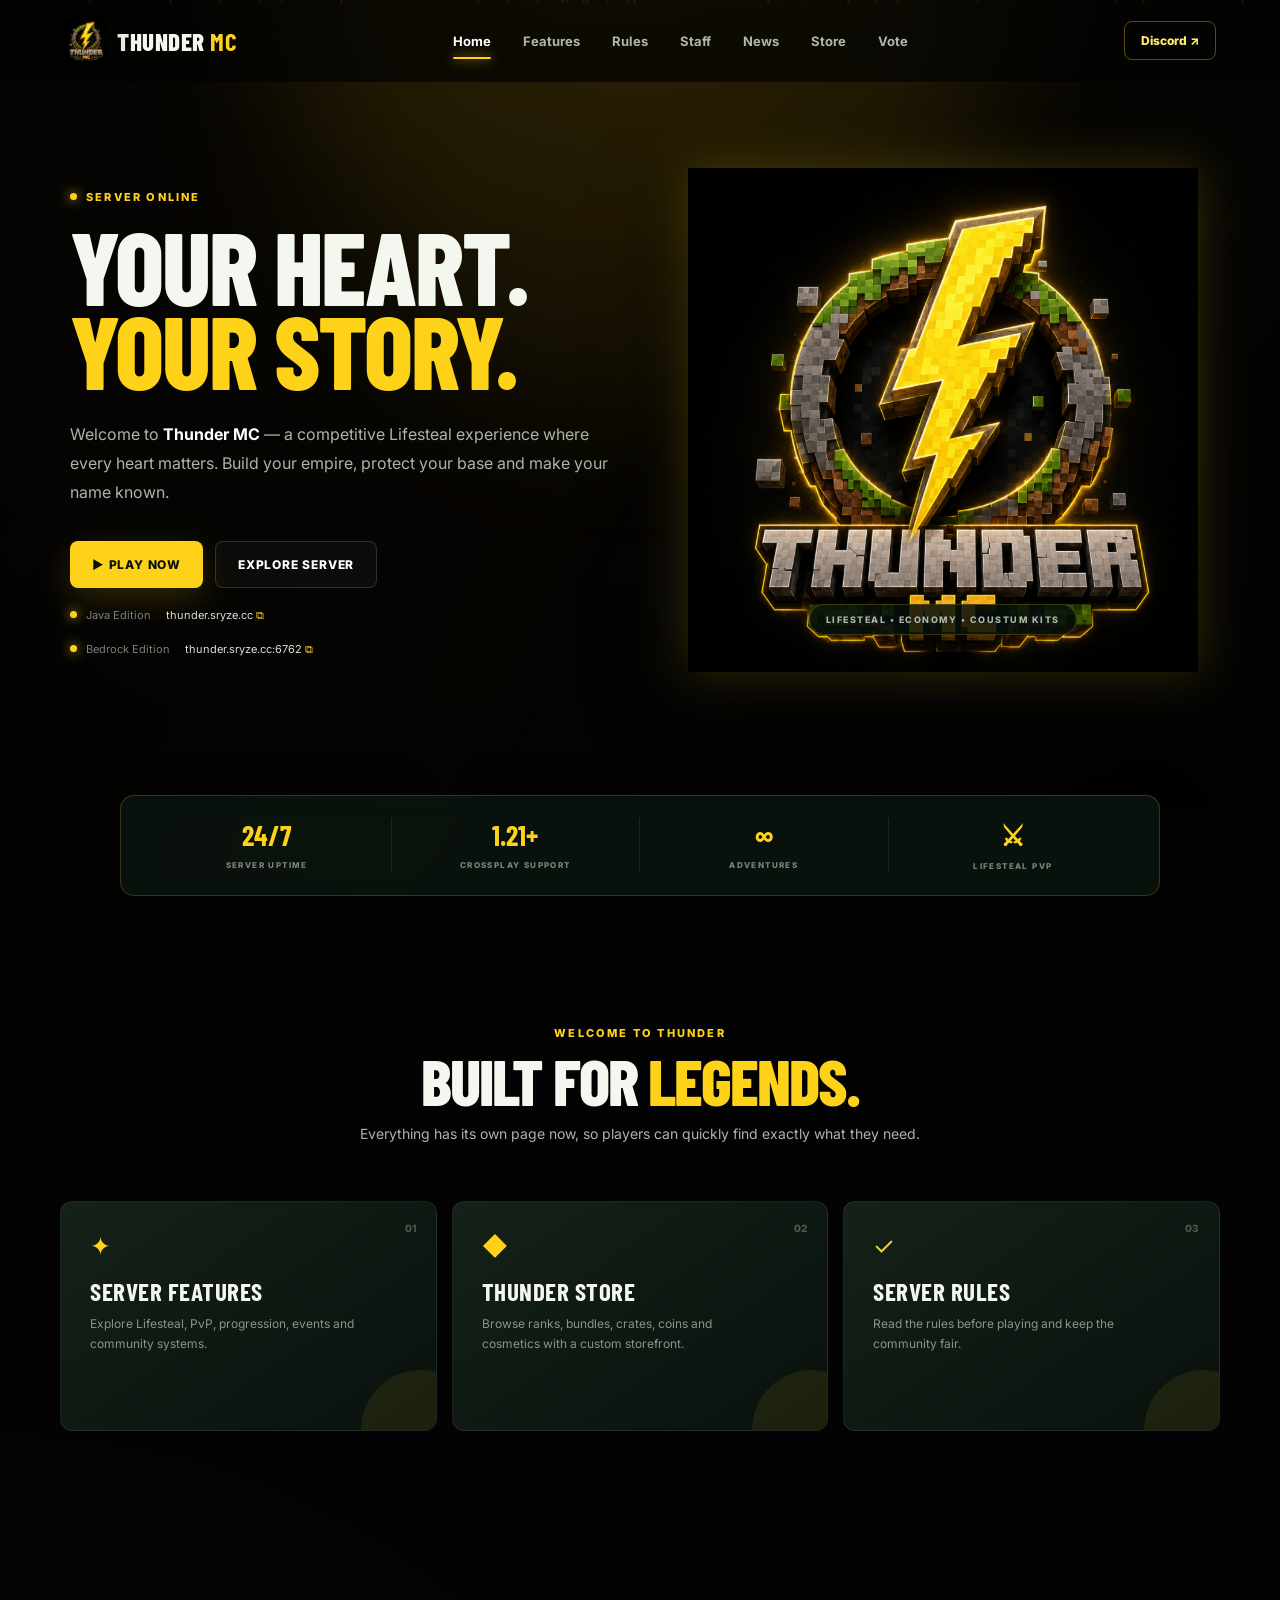
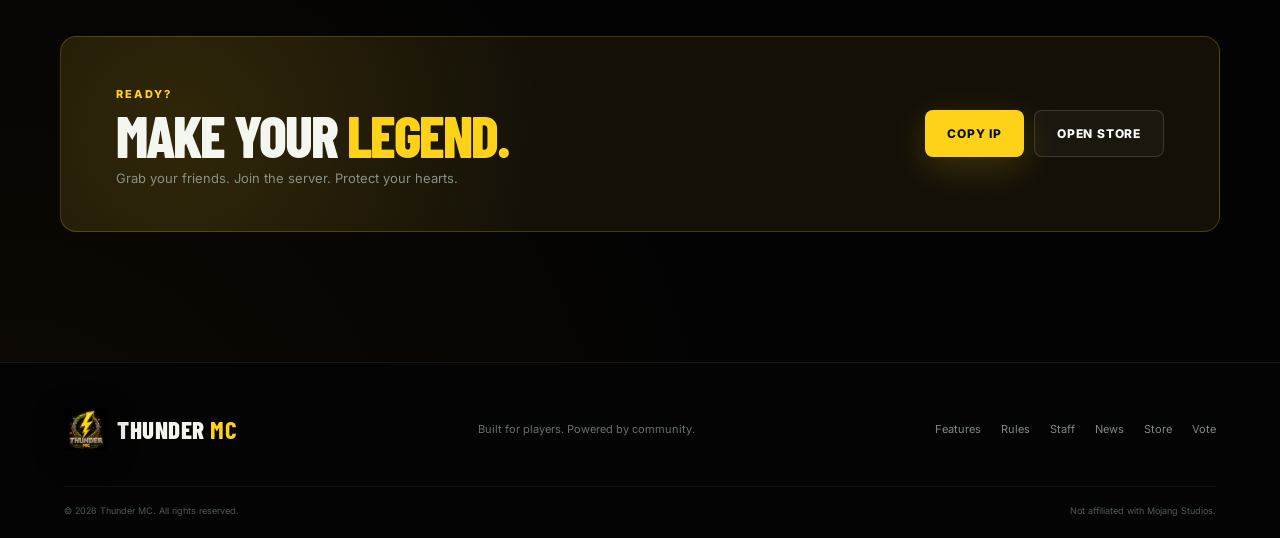
<file: index.html>
<!DOCTYPE html>
<html lang="en">
<head>
  <meta charset="UTF-8">
  <meta name="viewport" content="width=device-width, initial-scale=1.0">
  <meta name="theme-color" content="#ffd21a">
  <meta name="description" content="Thunder MC is a competitive Minecraft Lifesteal server built around PvP, progression, events and community.">
  <meta property="og:title" content="Thunder MC | Minecraft Lifesteal Server">
  <meta property="og:description" content="Join Thunder MC — a Minecraft Lifesteal server built for PvP, progression and community.">
  <meta property="og:site_name" content="Thunder MC">
  <meta property="og:type" content="website">
  <title>Thunder MC | Minecraft Lifesteal Server</title>
  <link rel="icon" type="image/png" href="logo.png">
  <link rel="preconnect" href="https://fonts.googleapis.com">
  <link rel="preconnect" href="https://fonts.gstatic.com" crossorigin>
  <link href="https://fonts.googleapis.com/css2?family=Barlow+Condensed:wght@500;600;700;800&family=Inter:wght@400;500;600;700;800&display=swap" rel="stylesheet">
  <link rel="stylesheet" href="style.css">
</head>
<body>
<div class="page-glow"></div><div id="particles" aria-hidden="true"></div>
<header class="navbar" id="navbar">
  <a class="brand" href="index.html"><img src="logo.png" alt="Thunder MC logo"><span>THUNDER <b>MC</b></span></a>
  <button class="menu-btn" id="menuBtn" aria-label="Open navigation" aria-expanded="false"><span></span><span></span><span></span></button>
  <nav id="nav">
    <a class="active" href="index.html">Home</a>
    <a class="" href="features.html">Features</a>
    <a class="" href="rules.html">Rules</a>
    <a class="" href="staff.html">Staff</a>
    <a class="" href="news.html">News</a>
    <a class="" href="store.html">Store</a>
    <a class="" href="vote.html">Vote</a>
  </nav>
  <a class="nav-discord" href="#" data-discord>Discord ↗</a>
</header>
<main>

<section class="hero section">
  <div class="hero-copy reveal">
    <div class="eyebrow"><span class="live-dot"></span> SERVER ONLINE</div>
    <h1>YOUR HEART.<br><em>YOUR STORY.</em></h1>
    <p class="hero-text">Welcome to <strong>Thunder MC</strong> — a competitive Lifesteal experience where every heart matters. Build your empire, protect your base and make your name known.</p>
    <div class="hero-actions"><button class="btn btn-primary" id="copyIp">▶ PLAY NOW</button><a class="btn btn-ghost" href="features.html">EXPLORE SERVER</a></div>
    <div class="ip-line">
  <span class="status-dot"></span>
  <span>Java Edition</span>
  <button id="copyIpText">
    thunder.sryze.cc <span>⧉</span>
  </button>
</div>

<div class="ip-line bedrock-line">
  <span class="status-dot"></span>
  <span>Bedrock Edition</span>
  <button id="copyBedrockIp">
    thunder.sryze.cc:6762 <span>⧉</span>
  </button>
</div>
  </div>
  <div class="hero-logo reveal delay-1"><div class="logo-ring"></div><img src="logo.png" alt="Thunder MC"><div class="logo-badge">LIFESTEAL • ECONOMY • COUSTUM KITS</div></div>
</section>
<section class="stats-wrap"><div class="stats glass reveal"><div><strong>24/7</strong><span>SERVER UPTIME</span></div><div><strong>1.21+</strong><span>CROSSPLAY SUPPORT</span></div><div><strong>∞</strong><span>ADVENTURES</span></div><div><strong>⚔</strong><span>LIFESTEAL PVP</span></div></div></section>
<section class="section">
  <div class="section-heading reveal"><span class="kicker">WELCOME TO THUNDER</span><h2>BUILT FOR <em>LEGENDS.</em></h2><p>Everything has its own page now, so players can quickly find exactly what they need.</p></div>
  <div class="feature-grid">
    <a class="feature-card reveal" href="features.html"><div class="feature-icon">✦</div><h3>SERVER FEATURES</h3><p>Explore Lifesteal, PvP, progression, events and community systems.</p><span class="card-number">01</span></a>
    <a class="feature-card reveal delay-1" href="store.html"><div class="feature-icon">◆</div><h3>THUNDER STORE</h3><p>Browse ranks, bundles, crates, coins and cosmetics with a custom storefront.</p><span class="card-number">02</span></a>
    <a class="feature-card reveal delay-2" href="rules.html"><div class="feature-icon">✓</div><h3>SERVER RULES</h3><p>Read the rules before playing and keep the community fair.</p><span class="card-number">03</span></a>
  </div>
</section>
<section class="section cta reveal"><div class="cta-inner"><div><span class="kicker">READY?</span><h2>MAKE YOUR <em>LEGEND.</em></h2><p>Grab your friends. Join the server. Protect your hearts.</p></div><div class="cta-actions"><button class="btn btn-primary" id="copyIp2">COPY IP</button><a class="btn btn-ghost" href="store.html">OPEN STORE</a></div></div></section>

</main>
<footer>
  <div class="footer-main">
    <a class="brand" href="index.html"><img src="logo.png" alt=""><span>THUNDER <b>MC</b></span></a>
    <p>Built for players. Powered by community.</p>
    <div class="footer-links">
      <a href="features.html">Features</a><a href="rules.html">Rules</a><a href="staff.html">Staff</a><a href="news.html">News</a><a href="store.html">Store</a><a href="vote.html">Vote</a>
    </div>
  </div>
  <div class="footer-bottom"><span>© <span id="year"></span> Thunder MC. All rights reserved.</span><span>Not affiliated with Mojang Studios.</span></div>
</footer>
<div class="toast" id="toast">Done!</div>
<script src="script.js"></script>
</body></html>
</file>
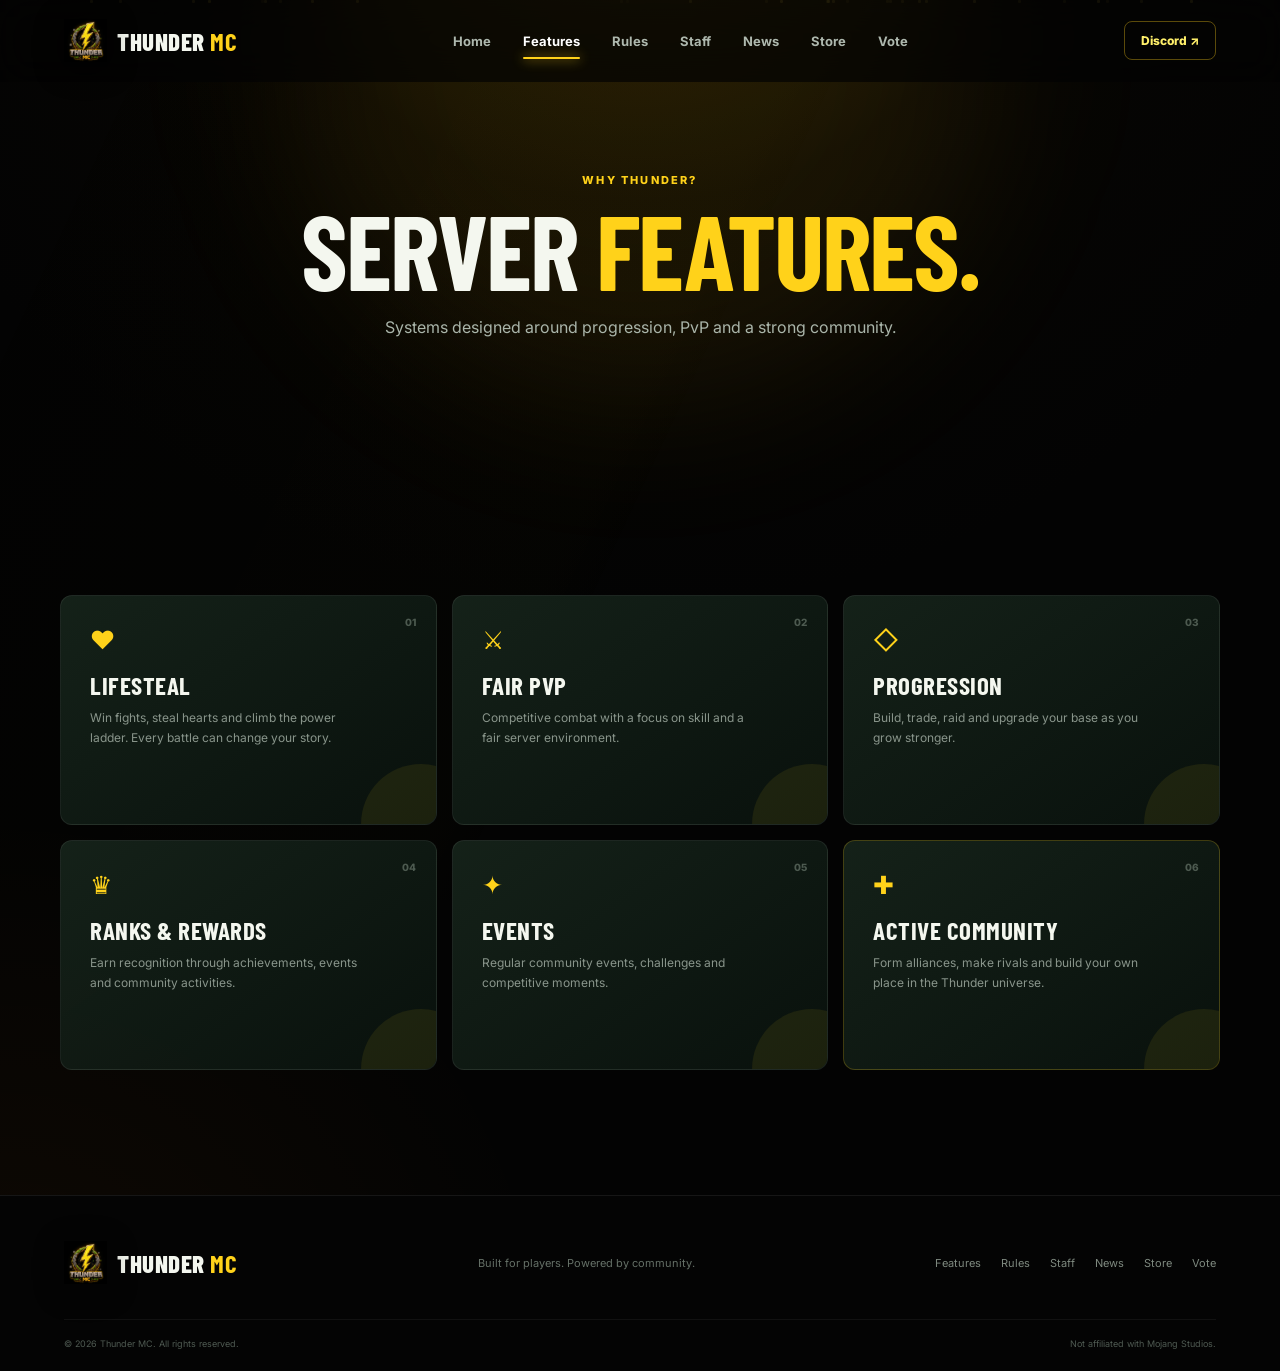
<file: features.html>
<!DOCTYPE html>
<html lang="en">
<head>
  <meta charset="UTF-8">
  <meta name="viewport" content="width=device-width, initial-scale=1.0">
  <meta name="theme-color" content="#ffd21a">
  <meta name="description" content="Thunder MC — a competitive Minecraft Lifesteal server.">
  <title>Thunder MC — Features</title>
  <link rel="icon" href="logo.png">
  <link rel="preconnect" href="https://fonts.googleapis.com">
  <link rel="preconnect" href="https://fonts.gstatic.com" crossorigin>
  <link href="https://fonts.googleapis.com/css2?family=Barlow+Condensed:wght@500;600;700;800&family=Inter:wght@400;500;600;700;800&display=swap" rel="stylesheet">
  <link rel="stylesheet" href="style.css">
</head>
<body>
<div class="page-glow"></div><div id="particles" aria-hidden="true"></div>
<header class="navbar" id="navbar">
  <a class="brand" href="index.html"><img src="logo.png" alt="Thunder MC logo"><span>THUNDER <b>MC</b></span></a>
  <button class="menu-btn" id="menuBtn" aria-label="Open navigation" aria-expanded="false"><span></span><span></span><span></span></button>
  <nav id="nav">
    <a class="" href="index.html">Home</a>
    <a class="active" href="features.html">Features</a>
    <a class="" href="rules.html">Rules</a>
    <a class="" href="staff.html">Staff</a>
    <a class="" href="news.html">News</a>
    <a class="" href="store.html">Store</a>
    <a class="" href="vote.html">Vote</a>
  </nav>
  <a class="nav-discord" href="#" data-discord>Discord ↗</a>
</header>
<main>

<section class="page-hero section reveal"><span class="kicker">WHY THUNDER?</span><h1>SERVER <em>FEATURES.</em></h1><p>Systems designed around progression, PvP and a strong community.</p></section>
<section class="section"><div class="feature-grid">
<article class="feature-card reveal"><div class="feature-icon">❤</div><h3>LIFESTEAL</h3><p>Win fights, steal hearts and climb the power ladder. Every battle can change your story.</p><span class="card-number">01</span></article>
<article class="feature-card reveal delay-1"><div class="feature-icon">⚔</div><h3>FAIR PVP</h3><p>Competitive combat with a focus on skill and a fair server environment.</p><span class="card-number">02</span></article>
<article class="feature-card reveal delay-2"><div class="feature-icon">◇</div><h3>PROGRESSION</h3><p>Build, trade, raid and upgrade your base as you grow stronger.</p><span class="card-number">03</span></article>
<article class="feature-card reveal"><div class="feature-icon">♛</div><h3>RANKS & REWARDS</h3><p>Earn recognition through achievements, events and community activities.</p><span class="card-number">04</span></article>
<article class="feature-card reveal delay-1"><div class="feature-icon">✦</div><h3>EVENTS</h3><p>Regular community events, challenges and competitive moments.</p><span class="card-number">05</span></article>
<article class="feature-card feature-card-highlight reveal delay-2"><div class="feature-icon">✚</div><h3>ACTIVE COMMUNITY</h3><p>Form alliances, make rivals and build your own place in the Thunder universe.</p><span class="card-number">06</span></article>
</div></section>

</main>
<footer>
  <div class="footer-main">
    <a class="brand" href="index.html"><img src="logo.png" alt=""><span>THUNDER <b>MC</b></span></a>
    <p>Built for players. Powered by community.</p>
    <div class="footer-links">
      <a href="features.html">Features</a><a href="rules.html">Rules</a><a href="staff.html">Staff</a><a href="news.html">News</a><a href="store.html">Store</a><a href="vote.html">Vote</a>
    </div>
  </div>
  <div class="footer-bottom"><span>© <span id="year"></span> Thunder MC. All rights reserved.</span><span>Not affiliated with Mojang Studios.</span></div>
</footer>
<div class="toast" id="toast">Done!</div>
<script src="script.js"></script>
</body></html>
</file>
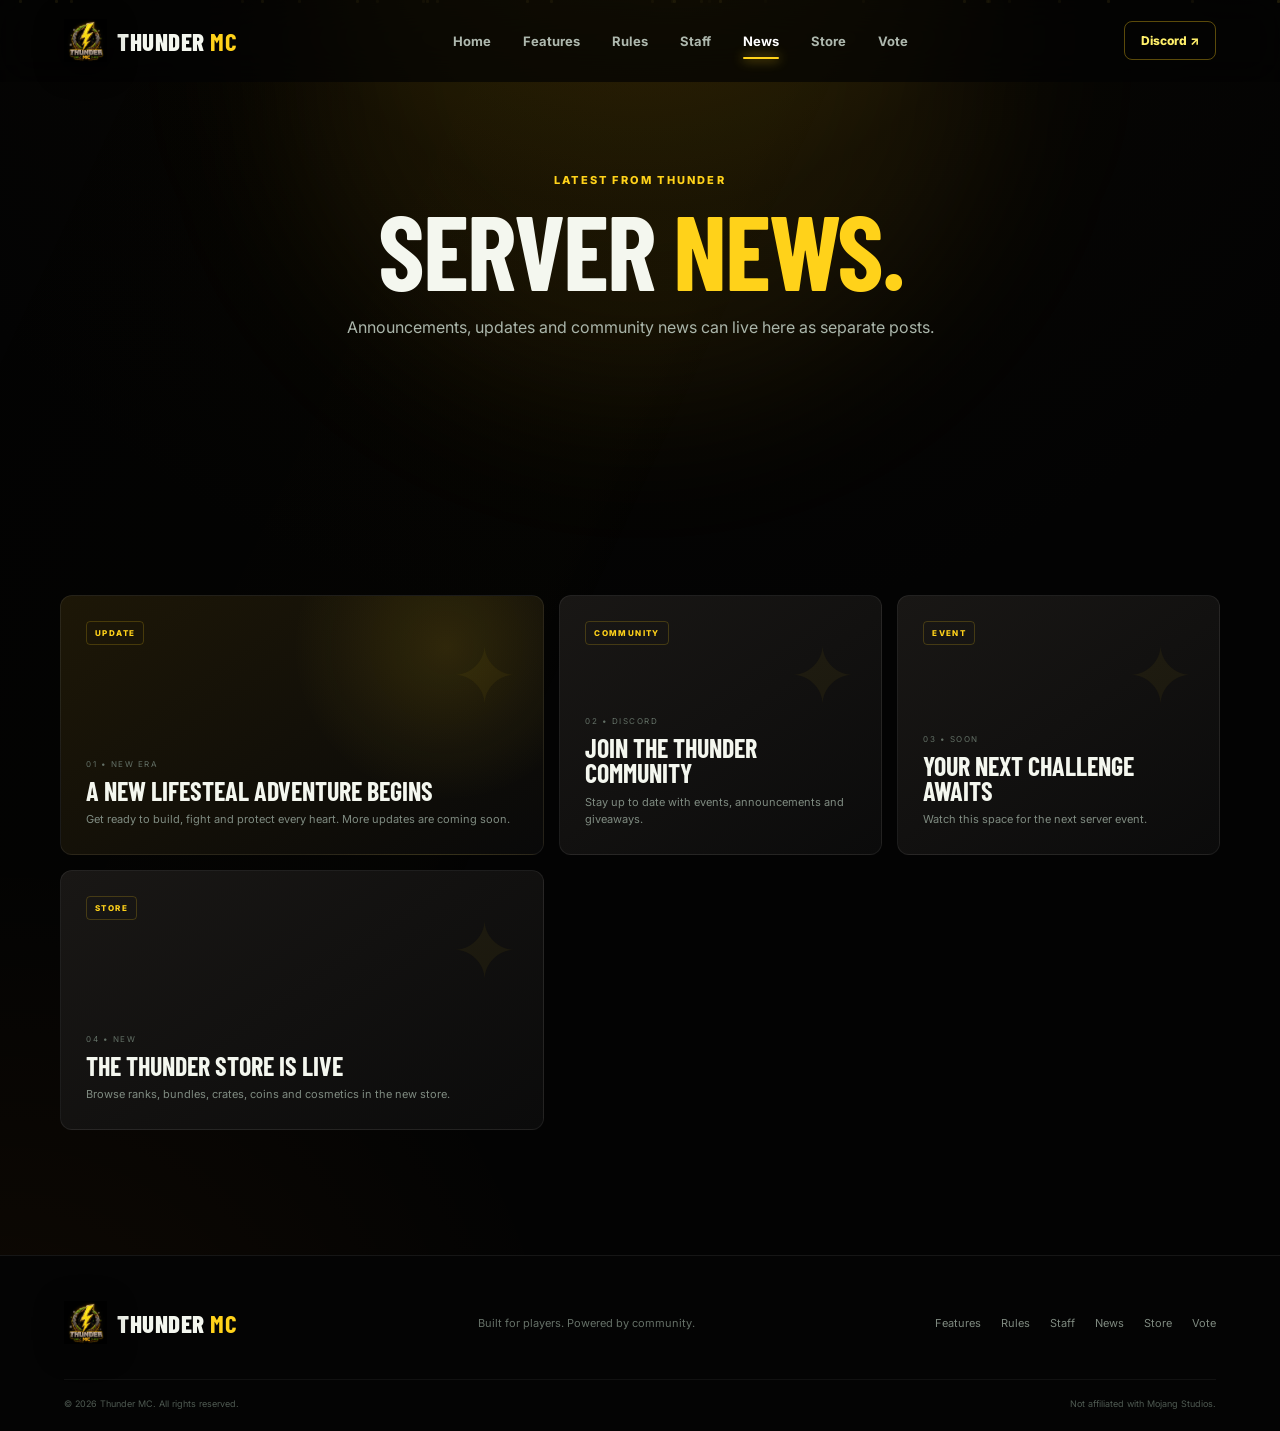
<file: news.html>
<!DOCTYPE html>
<html lang="en">
<head>
  <meta charset="UTF-8">
  <meta name="viewport" content="width=device-width, initial-scale=1.0">
  <meta name="theme-color" content="#ffd21a">
  <meta name="description" content="Thunder MC — a competitive Minecraft Lifesteal server.">
  <title>Thunder MC — News</title>
  <link rel="icon" href="logo.png">
  <link rel="preconnect" href="https://fonts.googleapis.com">
  <link rel="preconnect" href="https://fonts.gstatic.com" crossorigin>
  <link href="https://fonts.googleapis.com/css2?family=Barlow+Condensed:wght@500;600;700;800&family=Inter:wght@400;500;600;700;800&display=swap" rel="stylesheet">
  <link rel="stylesheet" href="style.css">
</head>
<body>
<div class="page-glow"></div><div id="particles" aria-hidden="true"></div>
<header class="navbar" id="navbar">
  <a class="brand" href="index.html"><img src="logo.png" alt="Thunder MC logo"><span>THUNDER <b>MC</b></span></a>
  <button class="menu-btn" id="menuBtn" aria-label="Open navigation" aria-expanded="false"><span></span><span></span><span></span></button>
  <nav id="nav">
    <a class="" href="index.html">Home</a>
    <a class="" href="features.html">Features</a>
    <a class="" href="rules.html">Rules</a>
    <a class="" href="staff.html">Staff</a>
    <a class="active" href="news.html">News</a>
    <a class="" href="store.html">Store</a>
    <a class="" href="vote.html">Vote</a>
  </nav>
  <a class="nav-discord" href="#" data-discord>Discord ↗</a>
</header>
<main>

<section class="page-hero section reveal"><span class="kicker">LATEST FROM THUNDER</span><h1>SERVER <em>NEWS.</em></h1><p>Announcements, updates and community news can live here as separate posts.</p></section>
<section class="section"><div class="news-grid">
<article class="news-card large reveal"><span class="news-tag">UPDATE</span><div class="news-content"><small>01 • NEW ERA</small><h3>A NEW LIFESTEAL ADVENTURE BEGINS</h3><p>Get ready to build, fight and protect every heart. More updates are coming soon.</p></div></article>
<article class="news-card reveal delay-1"><span class="news-tag">COMMUNITY</span><div class="news-content"><small>02 • DISCORD</small><h3>JOIN THE THUNDER COMMUNITY</h3><p>Stay up to date with events, announcements and giveaways.</p></div></article>
<article class="news-card reveal delay-2"><span class="news-tag">EVENT</span><div class="news-content"><small>03 • SOON</small><h3>YOUR NEXT CHALLENGE AWAITS</h3><p>Watch this space for the next server event.</p></div></article>
<article class="news-card reveal"><span class="news-tag">STORE</span><div class="news-content"><small>04 • NEW</small><h3>THE THUNDER STORE IS LIVE</h3><p>Browse ranks, bundles, crates, coins and cosmetics in the new store.</p></div></article>
</div></section>

</main>
<footer>
  <div class="footer-main">
    <a class="brand" href="index.html"><img src="logo.png" alt=""><span>THUNDER <b>MC</b></span></a>
    <p>Built for players. Powered by community.</p>
    <div class="footer-links">
      <a href="features.html">Features</a><a href="rules.html">Rules</a><a href="staff.html">Staff</a><a href="news.html">News</a><a href="store.html">Store</a><a href="vote.html">Vote</a>
    </div>
  </div>
  <div class="footer-bottom"><span>© <span id="year"></span> Thunder MC. All rights reserved.</span><span>Not affiliated with Mojang Studios.</span></div>
</footer>
<div class="toast" id="toast">Done!</div>
<script src="script.js"></script>
</body></html>
</file>
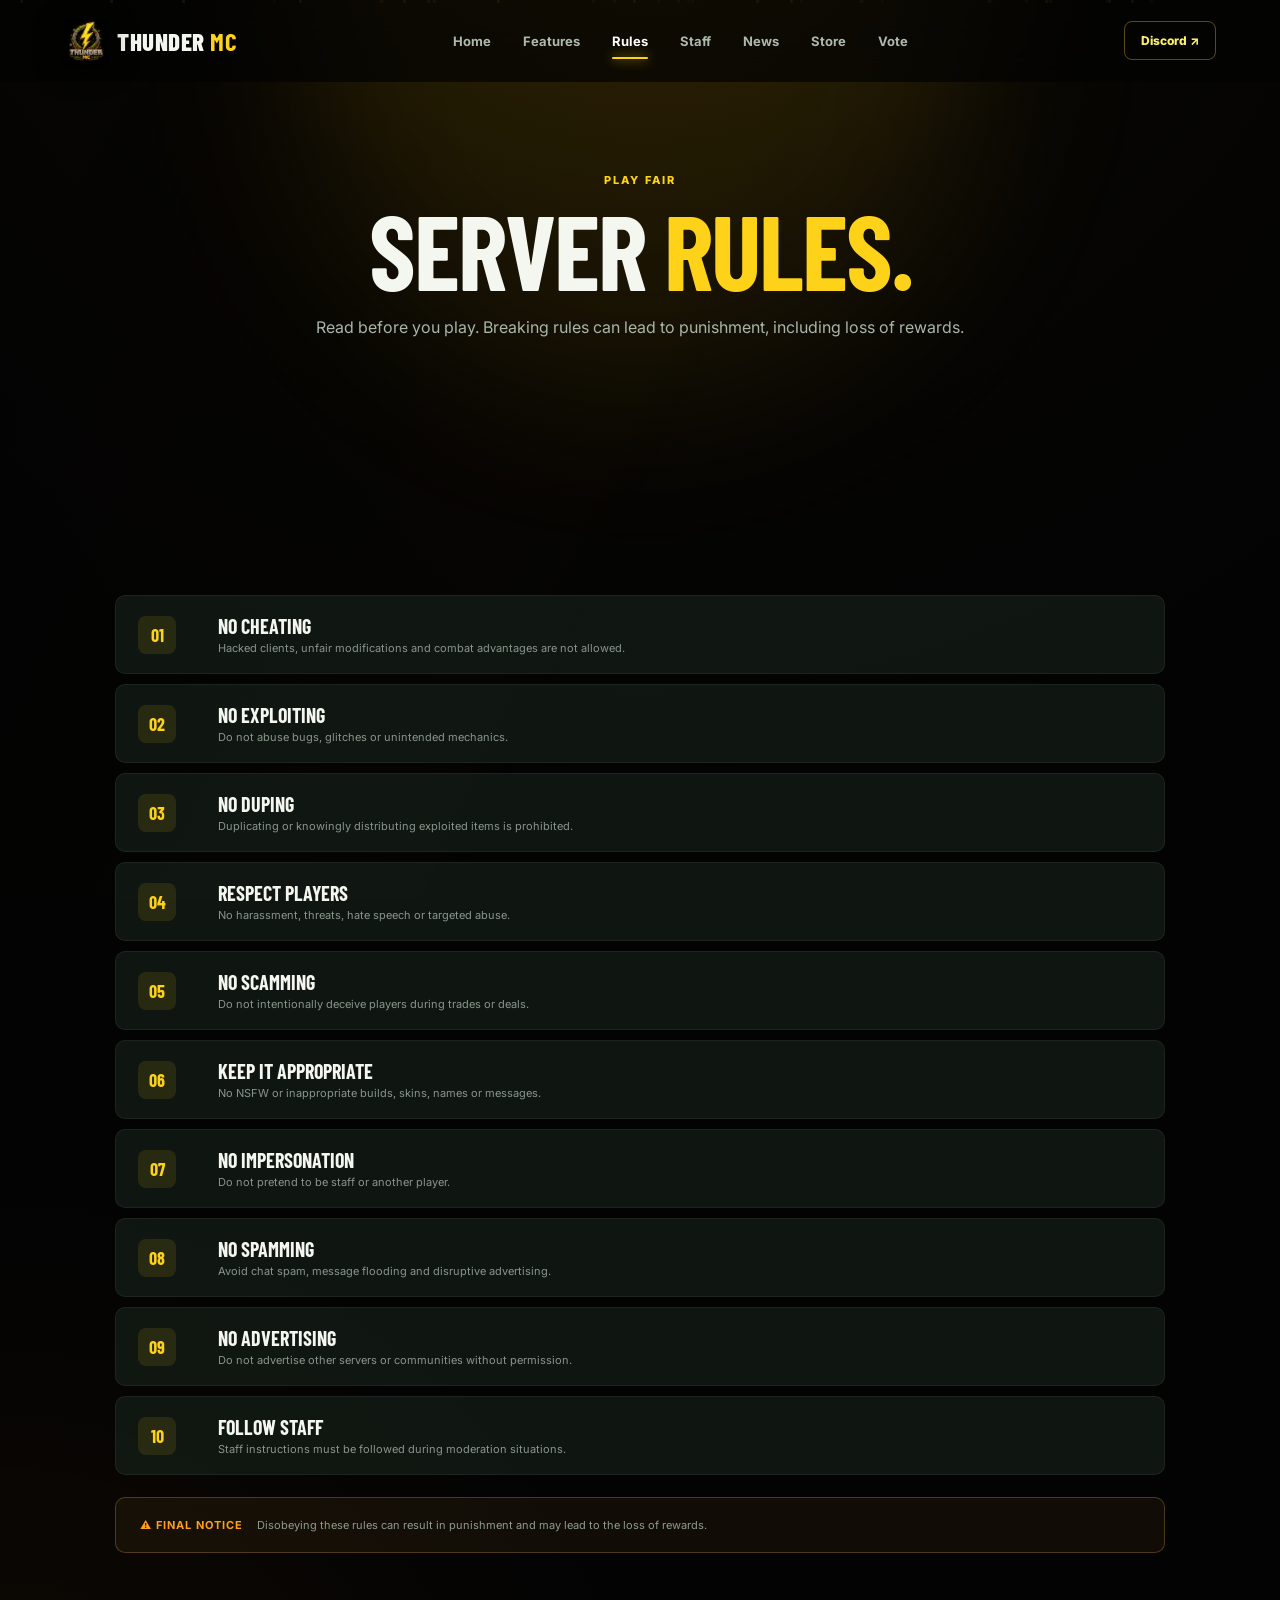
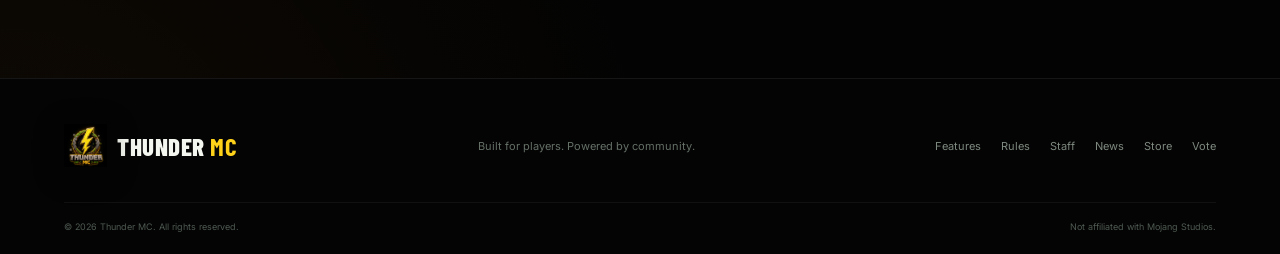
<file: rules.html>
<!DOCTYPE html>
<html lang="en">
<head>
  <meta charset="UTF-8">
  <meta name="viewport" content="width=device-width, initial-scale=1.0">
  <meta name="theme-color" content="#ffd21a">
  <meta name="description" content="Thunder MC — a competitive Minecraft Lifesteal server.">
  <title>Thunder MC — Rules</title>
  <link rel="icon" href="logo.png">
  <link rel="preconnect" href="https://fonts.googleapis.com">
  <link rel="preconnect" href="https://fonts.gstatic.com" crossorigin>
  <link href="https://fonts.googleapis.com/css2?family=Barlow+Condensed:wght@500;600;700;800&family=Inter:wght@400;500;600;700;800&display=swap" rel="stylesheet">
  <link rel="stylesheet" href="style.css">
</head>
<body>
<div class="page-glow"></div><div id="particles" aria-hidden="true"></div>
<header class="navbar" id="navbar">
  <a class="brand" href="index.html"><img src="logo.png" alt="Thunder MC logo"><span>THUNDER <b>MC</b></span></a>
  <button class="menu-btn" id="menuBtn" aria-label="Open navigation" aria-expanded="false"><span></span><span></span><span></span></button>
  <nav id="nav">
    <a class="" href="index.html">Home</a>
    <a class="" href="features.html">Features</a>
    <a class="active" href="rules.html">Rules</a>
    <a class="" href="staff.html">Staff</a>
    <a class="" href="news.html">News</a>
    <a class="" href="store.html">Store</a>
    <a class="" href="vote.html">Vote</a>
  </nav>
  <a class="nav-discord" href="#" data-discord>Discord ↗</a>
</header>
<main>

<section class="page-hero section reveal"><span class="kicker">PLAY FAIR</span><h1>SERVER <em>RULES.</em></h1><p>Read before you play. Breaking rules can lead to punishment, including loss of rewards.</p></section>
<section class="section rules-section"><div class="rules-list"><div class="rule reveal"><b>01</b><div><h3>NO CHEATING</h3><p>Hacked clients, unfair modifications and combat advantages are not allowed.</p></div></div>
<div class="rule reveal"><b>02</b><div><h3>NO EXPLOITING</h3><p>Do not abuse bugs, glitches or unintended mechanics.</p></div></div>
<div class="rule reveal"><b>03</b><div><h3>NO DUPING</h3><p>Duplicating or knowingly distributing exploited items is prohibited.</p></div></div>
<div class="rule reveal"><b>04</b><div><h3>RESPECT PLAYERS</h3><p>No harassment, threats, hate speech or targeted abuse.</p></div></div>
<div class="rule reveal"><b>05</b><div><h3>NO SCAMMING</h3><p>Do not intentionally deceive players during trades or deals.</p></div></div>
<div class="rule reveal"><b>06</b><div><h3>KEEP IT APPROPRIATE</h3><p>No NSFW or inappropriate builds, skins, names or messages.</p></div></div>
<div class="rule reveal"><b>07</b><div><h3>NO IMPERSONATION</h3><p>Do not pretend to be staff or another player.</p></div></div>
<div class="rule reveal"><b>08</b><div><h3>NO SPAMMING</h3><p>Avoid chat spam, message flooding and disruptive advertising.</p></div></div>
<div class="rule reveal"><b>09</b><div><h3>NO ADVERTISING</h3><p>Do not advertise other servers or communities without permission.</p></div></div>
<div class="rule reveal"><b>10</b><div><h3>FOLLOW STAFF</h3><p>Staff instructions must be followed during moderation situations.</p></div></div></div><div class="warning-box reveal"><strong>⚠ FINAL NOTICE</strong><span>Disobeying these rules can result in punishment and may lead to the loss of rewards.</span></div></section>

</main>
<footer>
  <div class="footer-main">
    <a class="brand" href="index.html"><img src="logo.png" alt=""><span>THUNDER <b>MC</b></span></a>
    <p>Built for players. Powered by community.</p>
    <div class="footer-links">
      <a href="features.html">Features</a><a href="rules.html">Rules</a><a href="staff.html">Staff</a><a href="news.html">News</a><a href="store.html">Store</a><a href="vote.html">Vote</a>
    </div>
  </div>
  <div class="footer-bottom"><span>© <span id="year"></span> Thunder MC. All rights reserved.</span><span>Not affiliated with Mojang Studios.</span></div>
</footer>
<div class="toast" id="toast">Done!</div>
<script src="script.js"></script>
</body></html>
</file>
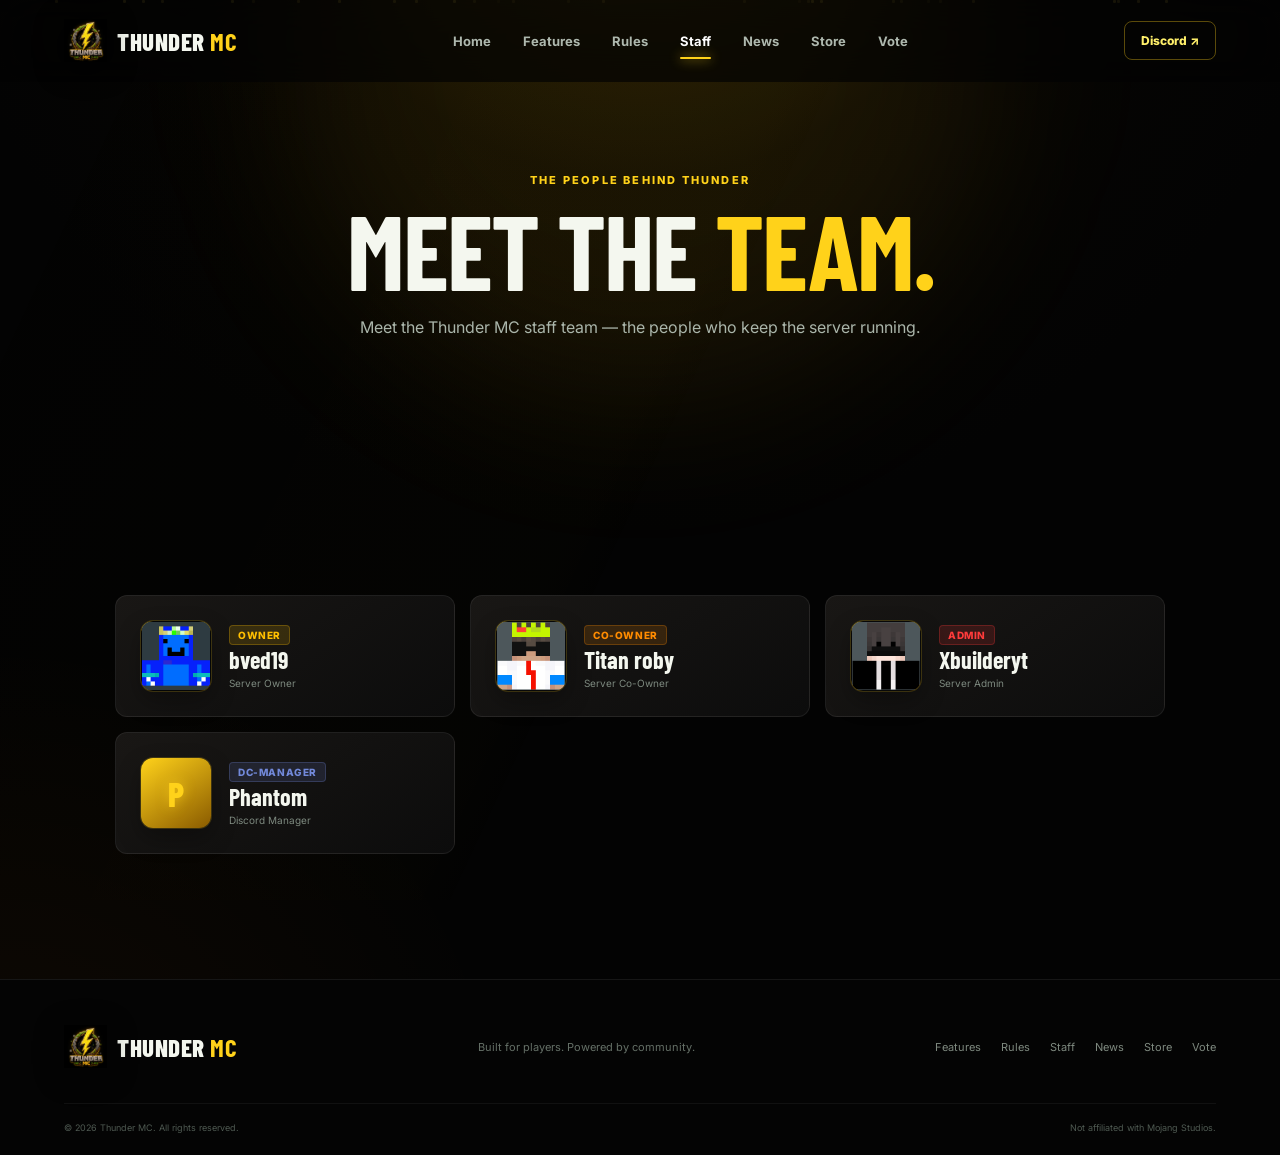
<file: staff.html>
<!DOCTYPE html>
<html lang="en">
<head>
  <meta charset="UTF-8">
  <meta name="viewport" content="width=device-width, initial-scale=1.0">
  <meta name="theme-color" content="#ffd21a">
  <meta name="description" content="Thunder MC — a competitive Minecraft Lifesteal server.">
  <title>Thunder MC — Staff</title>
  <link rel="icon" href="logo.png">
  <link rel="preconnect" href="https://fonts.googleapis.com">
  <link rel="preconnect" href="https://fonts.gstatic.com" crossorigin>
  <link href="https://fonts.googleapis.com/css2?family=Barlow+Condensed:wght@500;600;700;800&family=Inter:wght@400;500;600;700;800&display=swap" rel="stylesheet">
  <link rel="stylesheet" href="style.css">
</head>
<body>
<div class="page-glow"></div><div id="particles" aria-hidden="true"></div>
<header class="navbar" id="navbar">
  <a class="brand" href="index.html"><img src="logo.png" alt="Thunder MC logo"><span>THUNDER <b>MC</b></span></a>
  <button class="menu-btn" id="menuBtn" aria-label="Open navigation" aria-expanded="false"><span></span><span></span><span></span></button>
  <nav id="nav">
    <a class="" href="index.html">Home</a>
    <a class="" href="features.html">Features</a>
    <a class="" href="rules.html">Rules</a>
    <a class="active" href="staff.html">Staff</a>
    <a class="" href="news.html">News</a>
    <a class="" href="store.html">Store</a>
    <a class="" href="vote.html">Vote</a>
  </nav>
  <a class="nav-discord" href="#" data-discord>Discord ↗</a>
</header>
<main>

<section class="page-hero section reveal"><span class="kicker">THE PEOPLE BEHIND THUNDER</span><h1>MEET THE <em>TEAM.</em></h1><p>Meet the Thunder MC staff team — the people who keep the server running.</p></section>
<section class="section staff-section"><div class="staff-grid">
<article class="staff-card reveal"><div class="staff-avatar"><img src="owner.png" alt="bved19 profile picture"></div><div><span class="role owner">OWNER</span><h3>bved19</h3><p>Server Owner</p></div></article>
<article class="staff-card reveal delay-1"><div class="staff-avatar"><img src="co-owner.png" alt="Titan roby profile picture"></div><div><span class="role co-owner">CO-OWNER</span><h3>Titan roby</h3><p>Server Co-Owner</p></div></article>
<article class="staff-card reveal delay-2"><div class="staff-avatar"><img src="admin.png" alt="Xbuilderyt profile picture"></div><div><span class="role admin">ADMIN</span><h3>Xbuilderyt</h3><p>Server Admin</p></div></article>
<article class="staff-card reveal delay-3"><div class="staff-avatar fallback-avatar" aria-hidden="true">P</div><div><span class="role discord-manager">DC-MANAGER</span><h3>Phantom</h3><p>Discord Manager</p></div></article>
</div></section>

</main>
<footer>
  <div class="footer-main">
    <a class="brand" href="index.html"><img src="logo.png" alt=""><span>THUNDER <b>MC</b></span></a>
    <p>Built for players. Powered by community.</p>
    <div class="footer-links">
      <a href="features.html">Features</a><a href="rules.html">Rules</a><a href="staff.html">Staff</a><a href="news.html">News</a><a href="store.html">Store</a><a href="vote.html">Vote</a>
    </div>
  </div>
  <div class="footer-bottom"><span>© <span id="year"></span> Thunder MC. All rights reserved.</span><span>Not affiliated with Mojang Studios.</span></div>
</footer>
<div class="toast" id="toast">Done!</div>
<script src="script.js"></script>
</body></html>
</file>
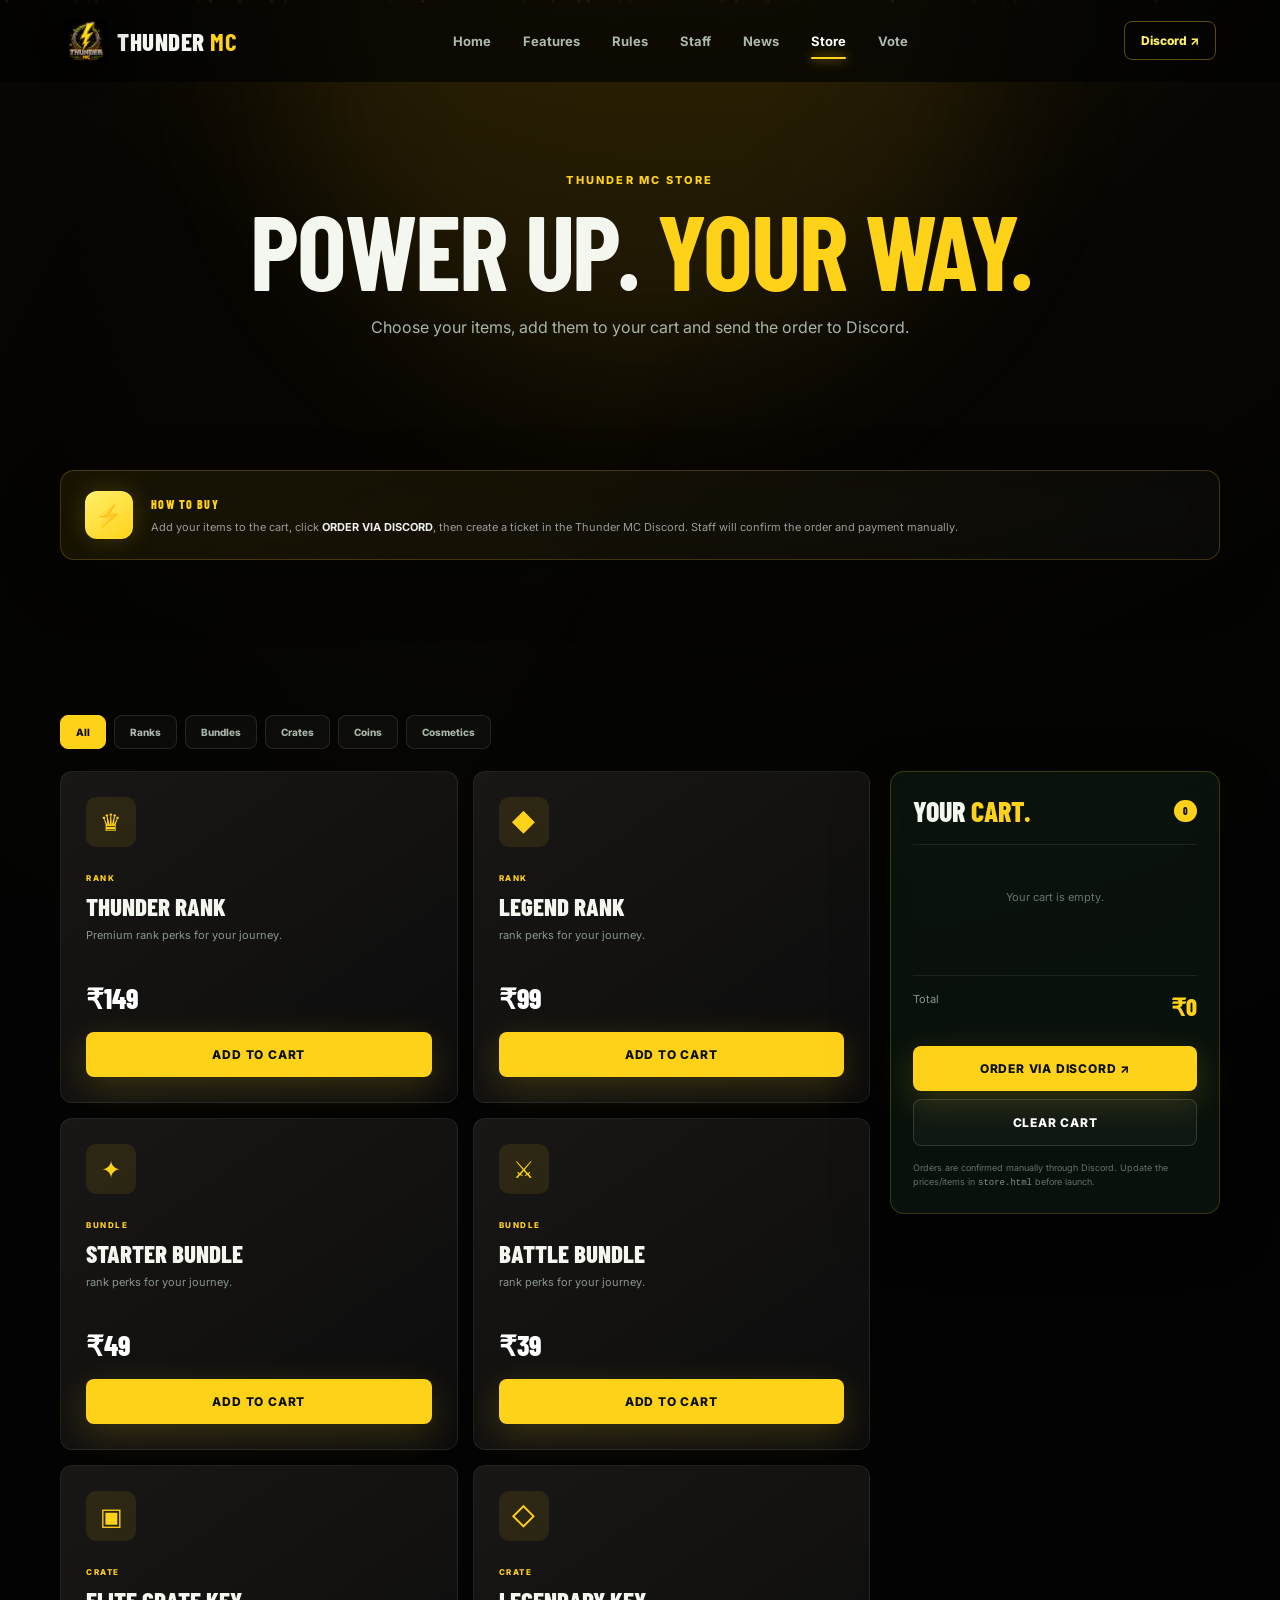
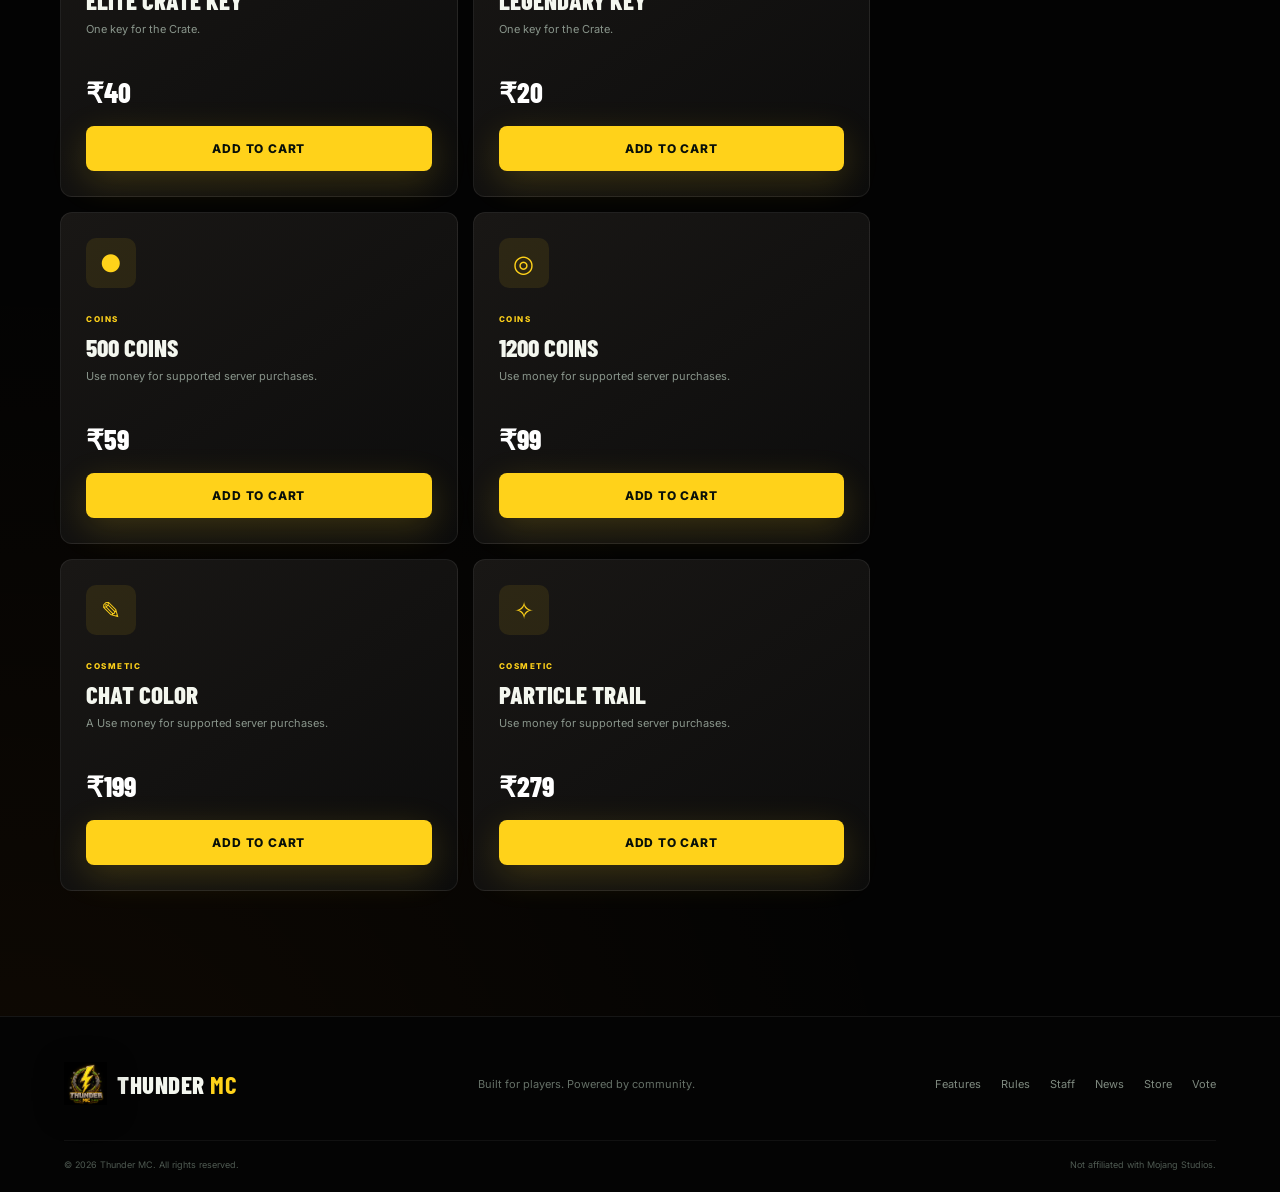
<file: store.html>
<!DOCTYPE html>
<html lang="en">
<head>
  <meta charset="UTF-8">
  <meta name="viewport" content="width=device-width, initial-scale=1.0">
  <meta name="theme-color" content="#ffd21a">
  <meta name="description" content="Thunder MC — a competitive Minecraft Lifesteal server.">
  <title>Thunder MC — Store</title>
  <link rel="icon" href="logo.png">
  <link rel="preconnect" href="https://fonts.googleapis.com">
  <link rel="preconnect" href="https://fonts.gstatic.com" crossorigin>
  <link href="https://fonts.googleapis.com/css2?family=Barlow+Condensed:wght@500;600;700;800&family=Inter:wght@400;500;600;700;800&display=swap" rel="stylesheet">
  <link rel="stylesheet" href="style.css">
</head>
<body>
<div class="page-glow"></div><div id="particles" aria-hidden="true"></div>
<header class="navbar" id="navbar">
  <a class="brand" href="index.html"><img src="logo.png" alt="Thunder MC logo"><span>THUNDER <b>MC</b></span></a>
  <button class="menu-btn" id="menuBtn" aria-label="Open navigation" aria-expanded="false"><span></span><span></span><span></span></button>
  <nav id="nav">
    <a class="" href="index.html">Home</a>
    <a class="" href="features.html">Features</a>
    <a class="" href="rules.html">Rules</a>
    <a class="" href="staff.html">Staff</a>
    <a class="" href="news.html">News</a>
    <a class="active" href="store.html">Store</a>
    <a class="" href="vote.html">Vote</a>
  </nav>
  <a class="nav-discord" href="#" data-discord>Discord ↗</a>
</header>
<main>

<section class="page-hero section reveal"><span class="kicker">THUNDER MC STORE</span><h1>POWER UP. <em>YOUR WAY.</em></h1><p>Choose your items, add them to your cart and send the order to Discord.</p></section>
<section class="section store-note-section">
  <div class="purchase-note glass reveal">
    <div class="purchase-note-icon">⚡</div>
    <div>
      <strong>HOW TO BUY</strong>
      <p>Add your items to the cart, click <b>ORDER VIA DISCORD</b>, then create a ticket in the Thunder MC Discord. Staff will confirm the order and payment manually.</p>
    </div>
  </div>
</section>
<section class="section store-section">
  <div class="store-toolbar">
    <div class="store-tabs" id="storeTabs">
      <button class="tab active" data-filter="all">All</button><button class="tab" data-filter="ranks">Ranks</button><button class="tab" data-filter="bundles">Bundles</button><button class="tab" data-filter="crates">Crates</button><button class="tab" data-filter="coins">Coins</button><button class="tab" data-filter="cosmetics">Cosmetics</button>
    </div>
  </div>
  <div class="store-layout">
    <div class="product-grid" id="productGrid">
      <article class="product-card reveal" data-category="ranks" data-name="THUNDER+ RANK" data-price="149"><div class="product-icon">♛</div><span class="product-cat">RANK</span><h3>THUNDER RANK</h3><p> Premium rank perks for your journey.</p><strong>₹149</strong><button class="btn btn-primary add-cart">ADD TO CART</button></article>
      <article class="product-card reveal" data-category="ranks" data-name="VIP RANK" data-price="99"><div class="product-icon">◆</div><span class="product-cat">RANK</span><h3>LEGEND RANK</h3><p> rank perks for your journey.</p><strong>₹99</strong><button class="btn btn-primary add-cart">ADD TO CART</button></article>
      <article class="product-card reveal" data-category="bundles" data-name="MVP RANK" data-price="49"><div class="product-icon">✦</div><span class="product-cat">BUNDLE</span><h3>STARTER BUNDLE</h3><p> rank perks for your journey.</p><strong>₹49</strong><button class="btn btn-primary add-cart">ADD TO CART</button></article>
      <article class="product-card reveal" data-category="bundles" data-name="ELITE RANK" data-price="39"><div class="product-icon">⚔</div><span class="product-cat">BUNDLE</span><h3>BATTLE BUNDLE</h3><p>rank perks for your journey.</p><strong>₹39</strong><button class="btn btn-primary add-cart">ADD TO CART</button></article>
      <article class="product-card reveal" data-category="crates" data-name="WILD CRATE KEY" data-price="40"><div class="product-icon">▣</div><span class="product-cat">CRATE</span><h3>ELITE CRATE KEY</h3><p>One key for the Crate.</p><strong>₹40</strong><button class="btn btn-primary add-cart">ADD TO CART</button></article>
      <article class="product-card reveal" data-category="crates" data-name="INSANE CRATE KEY" data-price="20"><div class="product-icon">◇</div><span class="product-cat">CRATE</span><h3>LEGENDARY KEY</h3><p>One key for the Crate.</p><strong>₹20</strong><button class="btn btn-primary add-cart">ADD TO CART</button></article>
      <article class="product-card reveal" data-category="coins" data-name="1 MILLION MONEY " data-price="59"><div class="product-icon">●</div><span class="product-cat">COINS</span><h3>500 COINS</h3><p>Use money for supported server purchases.</p><strong>₹59</strong><button class="btn btn-primary add-cart">ADD TO CART</button></article>
      <article class="product-card reveal" data-category="coins" data-name="10 MILLION MONEY " data-price="99"><div class="product-icon">◎</div><span class="product-cat">COINS</span><h3>1200 COINS</h3><p>Use money for supported server purchases.</p><strong>₹99</strong><button class="btn btn-primary add-cart">ADD TO CART</button></article>
      <article class="product-card reveal" data-category="cosmetics" data-name="50 MILLION MONEY " data-price="199"><div class="product-icon">✎</div><span class="product-cat">COSMETIC</span><h3>CHAT COLOR</h3><p>A Use money for supported server purchases.</p><strong>₹199</strong><button class="btn btn-primary add-cart">ADD TO CART</button></article>
      <article class="product-card reveal" data-category="cosmetics" data-name="100 MILLION MONEY " data-price="279"><div class="product-icon">✧</div><span class="product-cat">COSMETIC</span><h3>PARTICLE TRAIL</h3><p>Use money for supported server purchases.</p><strong>₹279</strong><button class="btn btn-primary add-cart">ADD TO CART</button></article>
    </div>
    <aside class="cart glass"><div class="cart-head"><h2>YOUR <em>CART.</em></h2><span id="cartCount">0</span></div><div id="cartItems" class="cart-items"><p class="empty-cart">Your cart is empty.</p></div><div class="cart-total"><span>Total</span><strong id="cartTotal">₹0</strong></div><button class="btn btn-primary cart-order" id="orderDiscord">ORDER VIA DISCORD ↗</button><button class="btn btn-ghost cart-clear" id="clearCart">CLEAR CART</button><small>Orders are confirmed manually through Discord. Update the prices/items in <code>store.html</code> before launch.</small></aside>
  </div>
</section>

</main>
<footer>
  <div class="footer-main">
    <a class="brand" href="index.html"><img src="logo.png" alt=""><span>THUNDER <b>MC</b></span></a>
    <p>Built for players. Powered by community.</p>
    <div class="footer-links">
      <a href="features.html">Features</a><a href="rules.html">Rules</a><a href="staff.html">Staff</a><a href="news.html">News</a><a href="store.html">Store</a><a href="vote.html">Vote</a>
    </div>
  </div>
  <div class="footer-bottom"><span>© <span id="year"></span> Thunder MC. All rights reserved.</span><span>Not affiliated with Mojang Studios.</span></div>
</footer>
<div class="toast" id="toast">Done!</div>
<script src="script.js"></script>
</body></html>
</file>
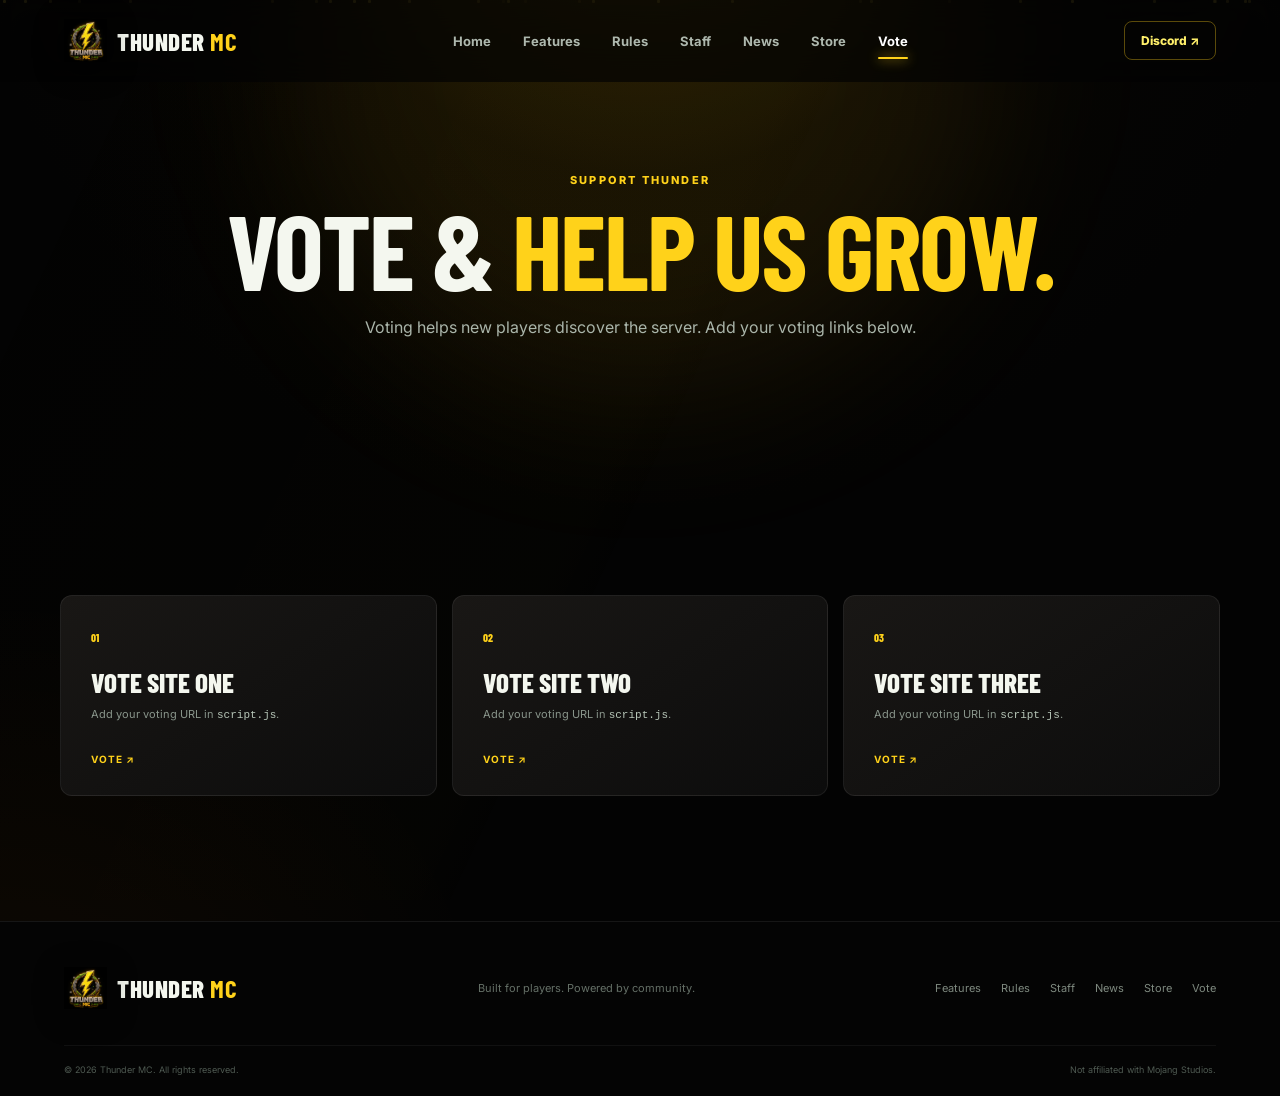
<file: vote.html>
<!DOCTYPE html>
<html lang="en">
<head>
  <meta charset="UTF-8">
  <meta name="viewport" content="width=device-width, initial-scale=1.0">
  <meta name="theme-color" content="#ffd21a">
  <meta name="description" content="Thunder MC — a competitive Minecraft Lifesteal server.">
  <title>Thunder MC — Vote</title>
  <link rel="icon" href="logo.png">
  <link rel="preconnect" href="https://fonts.googleapis.com">
  <link rel="preconnect" href="https://fonts.gstatic.com" crossorigin>
  <link href="https://fonts.googleapis.com/css2?family=Barlow+Condensed:wght@500;600;700;800&family=Inter:wght@400;500;600;700;800&display=swap" rel="stylesheet">
  <link rel="stylesheet" href="style.css">
</head>
<body>
<div class="page-glow"></div><div id="particles" aria-hidden="true"></div>
<header class="navbar" id="navbar">
  <a class="brand" href="index.html"><img src="logo.png" alt="Thunder MC logo"><span>THUNDER <b>MC</b></span></a>
  <button class="menu-btn" id="menuBtn" aria-label="Open navigation" aria-expanded="false"><span></span><span></span><span></span></button>
  <nav id="nav">
    <a class="" href="index.html">Home</a>
    <a class="" href="features.html">Features</a>
    <a class="" href="rules.html">Rules</a>
    <a class="" href="staff.html">Staff</a>
    <a class="" href="news.html">News</a>
    <a class="" href="store.html">Store</a>
    <a class="active" href="vote.html">Vote</a>
  </nav>
  <a class="nav-discord" href="#" data-discord>Discord ↗</a>
</header>
<main>

<section class="page-hero section reveal"><span class="kicker">SUPPORT THUNDER</span><h1>VOTE & <em>HELP US GROW.</em></h1><p>Voting helps new players discover the server. Add your voting links below.</p></section>
<section class="section"><div class="vote-grid">
<a class="vote-card reveal" href="#" target="_blank"><span>01</span><h3>VOTE SITE ONE</h3><p>Add your voting URL in <code>script.js</code>.</p><b>VOTE ↗</b></a>
<a class="vote-card reveal delay-1" href="#" target="_blank"><span>02</span><h3>VOTE SITE TWO</h3><p>Add your voting URL in <code>script.js</code>.</p><b>VOTE ↗</b></a>
<a class="vote-card reveal delay-2" href="#" target="_blank"><span>03</span><h3>VOTE SITE THREE</h3><p>Add your voting URL in <code>script.js</code>.</p><b>VOTE ↗</b></a>
</div></section>

</main>
<footer>
  <div class="footer-main">
    <a class="brand" href="index.html"><img src="logo.png" alt=""><span>THUNDER <b>MC</b></span></a>
    <p>Built for players. Powered by community.</p>
    <div class="footer-links">
      <a href="features.html">Features</a><a href="rules.html">Rules</a><a href="staff.html">Staff</a><a href="news.html">News</a><a href="store.html">Store</a><a href="vote.html">Vote</a>
    </div>
  </div>
  <div class="footer-bottom"><span>© <span id="year"></span> Thunder MC. All rights reserved.</span><span>Not affiliated with Mojang Studios.</span></div>
</footer>
<div class="toast" id="toast">Done!</div>
<script src="script.js"></script>
</body></html>
</file>
<file: style.css>
:root{
  --bg:#050505;--bg2:#0d0d0d;--panel:rgba(20,20,20,.78);--panel2:#141414;
  --line:rgba(255,210,26,.20);--green:#ffd21a;--green2:#fff06a;--gold:#ff9f1a;
  --text:#f4f7ef;--muted:#aab5aa;--danger:#f06455;
  --font:"Inter",sans-serif;--display:"Barlow Condensed",sans-serif;
}
*{box-sizing:border-box;margin:0;padding:0}
html{scroll-behavior:smooth}
body{background:radial-gradient(circle at 50% -10%,#251b05 0,#080808 42%,#030303 100%);color:var(--text);font-family:var(--font);overflow-x:hidden}
body:before{content:"";position:fixed;inset:0;pointer-events:none;opacity:.18;background-image:linear-gradient(rgba(255,255,255,.025) 1px,transparent 1px),linear-gradient(90deg,rgba(255,255,255,.02) 1px,transparent 1px);background-size:70px 70px;mask-image:linear-gradient(to bottom,#000,transparent 75%);z-index:-3}
.page-glow{position:fixed;width:700px;height:700px;border-radius:50%;background:rgba(255,210,26,.08);filter:blur(80px);left:50%;top:-300px;transform:translateX(-50%);z-index:-2}
#particles{position:fixed;inset:0;pointer-events:none;z-index:-1;overflow:hidden}
.particle{position:absolute;width:3px;height:3px;background:rgba(255,222,66,.65);border-radius:1px;box-shadow:0 0 8px rgba(255,210,26,.25);animation:float linear infinite}
@keyframes float{from{transform:translateY(110vh) translateX(0);opacity:0}15%{opacity:1}85%{opacity:.8}to{transform:translateY(-10vh) translateX(60px);opacity:0}}
a{color:inherit;text-decoration:none}
button{font:inherit}
.navbar{height:82px;position:fixed;top:0;left:0;right:0;z-index:50;display:flex;align-items:center;justify-content:space-between;padding:0 clamp(22px,5vw,80px);background:rgba(3,3,3,.72);backdrop-filter:blur(18px);border-bottom:1px solid transparent;transition:.3s}
.navbar.scrolled{border-color:var(--line);background:rgba(5,10,7,.88)}
.brand{display:flex;align-items:center;gap:10px;font-family:var(--display);font-size:25px;font-weight:800;letter-spacing:.5px}
.brand img{width:43px;height:43px;object-fit:contain;filter:drop-shadow(0 6px 15px rgba(0,0,0,.45))}
.brand b{color:var(--green)}
nav{display:flex;gap:32px;align-items:center}
nav a{font-size:13px;font-weight:700;color:#aeb8ae;position:relative;transition:.2s}
nav a:hover,nav a.active{color:#fff}
nav a.active:after{content:"";position:absolute;left:0;right:0;height:2px;background:var(--green);bottom:-10px;border-radius:2px;box-shadow:0 0 12px var(--green)}
.nav-discord{border:1px solid rgba(255,210,26,.35);padding:11px 16px;border-radius:8px;font-size:12px;font-weight:800;color:var(--green2);transition:.2s}
.nav-discord:hover{background:rgba(255,210,26,.1);transform:translateY(-2px)}
.menu-btn{display:none;background:none;border:0;width:40px}.menu-btn span{display:block;height:2px;background:#fff;margin:6px 0}
.section{width:min(1160px,calc(100% - 40px));margin:auto;padding:125px 0}
.hero{min-height:820px;padding-top:145px;display:grid;grid-template-columns:1fr 1fr;align-items:center;gap:50px;position:relative}
.hero-copy{padding-left:10px}
.eyebrow,.kicker{display:inline-flex;align-items:center;gap:9px;color:var(--green);font-size:11px;font-weight:800;letter-spacing:2.2px}
.live-dot,.status-dot{width:7px;height:7px;border-radius:50%;background:var(--green);box-shadow:0 0 12px var(--green)}
.hero h1,.section-heading h2,.cta h2{font-family:var(--display);font-size:clamp(65px,8vw,110px);line-height:.82;letter-spacing:-2px;margin:20px 0 28px;font-weight:800}
em{font-style:normal;color:var(--green)}
.hero-text{max-width:570px;color:var(--muted);font-size:16px;line-height:1.8}
.hero-text strong{color:#fff}
.hero-actions{display:flex;gap:12px;margin-top:34px}
.btn{display:inline-flex;align-items:center;justify-content:center;gap:10px;border:0;border-radius:8px;padding:15px 22px;font-weight:800;font-size:12px;letter-spacing:.8px;cursor:pointer;transition:.25s}
.btn-primary{background:var(--green);color:#091009;box-shadow:0 10px 35px rgba(255,210,26,.18)}
.btn-primary:hover{transform:translateY(-3px);box-shadow:0 15px 40px rgba(255,210,26,.28)}
.btn-ghost{border:1px solid rgba(255,255,255,.14);background:rgba(255,255,255,.03);color:#fff}
.btn-ghost:hover{background:rgba(255,255,255,.08);transform:translateY(-3px)}
.ip-line{display:flex;align-items:center;gap:9px;margin-top:20px;color:#788379;font-size:11px}
.ip-line button{background:none;border:0;color:#d8e0d8;font-size:11px;cursor:pointer;margin-left:6px}
.ip-line button span{color:var(--green)}
.hero-logo{display:flex;justify-content:center;align-items:center;position:relative;min-height:540px}
.hero-logo img{width:min(510px,92%);position:relative;z-index:2;filter:drop-shadow(0 30px 45px rgba(0,0,0,.6));animation:logoFloat 5s ease-in-out infinite}
@keyframes logoFloat{0%,100%{transform:translateY(0) rotate(-1deg)}50%{transform:translateY(-15px) rotate(1deg)}}
.logo-ring{position:absolute;width:410px;height:410px;border:1px solid rgba(255,210,26,.16);border-radius:50%;box-shadow:0 0 100px rgba(255,210,26,.08),inset 0 0 80px rgba(255,210,26,.03)}
.logo-ring:before,.logo-ring:after{content:"";position:absolute;border-radius:50%;border:1px dashed rgba(255,210,26,.15);inset:32px;animation:spin 25s linear infinite}
.logo-ring:after{inset:65px;animation-direction:reverse;animation-duration:18s}
@keyframes spin{to{transform:rotate(360deg)}}
.logo-badge{position:absolute;bottom:55px;background:rgba(7,16,12,.85);border:1px solid var(--line);border-radius:30px;padding:9px 16px;color:#a9b5aa;font-size:9px;font-weight:800;letter-spacing:1.5px;z-index:3}
.scroll-cue{position:absolute;bottom:35px;left:10px;font-size:9px;color:#677269;letter-spacing:2px}.scroll-cue span{color:var(--green);font-size:15px;margin-left:7px}
.stats-wrap{width:min(1040px,calc(100% - 40px));margin:-25px auto 0;position:relative;z-index:3}
.glass{background:rgba(13,24,17,.72);border:1px solid var(--line);backdrop-filter:blur(15px);border-radius:14px;box-shadow:0 20px 60px rgba(0,0,0,.25)}
.stats{display:grid;grid-template-columns:repeat(4,1fr);padding:22px}
.stats div{text-align:center;border-right:1px solid rgba(255,255,255,.08)}.stats div:last-child{border:0}
.stats strong{display:block;font-family:var(--display);font-size:28px;color:var(--green)}.stats span{font-size:8px;letter-spacing:1.4px;color:#79857b;font-weight:800}
.section-heading{text-align:center;max-width:720px;margin:0 auto 55px}
.section-heading h2{font-size:65px;margin:13px 0 15px}
.section-heading p{color:var(--muted);font-size:14px;line-height:1.7}
.feature-grid{display:grid;grid-template-columns:repeat(3,1fr);gap:15px}
.feature-card{position:relative;min-height:230px;padding:29px;border:1px solid rgba(255,255,255,.07);background:linear-gradient(145deg,rgba(24,39,29,.85),rgba(10,19,14,.88));border-radius:12px;overflow:hidden;transition:.3s}
.feature-card:hover{transform:translateY(-7px);border-color:rgba(255,210,26,.32);box-shadow:0 20px 45px rgba(0,0,0,.25)}
.feature-card:after{content:"";position:absolute;width:120px;height:120px;border-radius:50%;right:-45px;bottom:-60px;background:rgba(255,210,26,.07)}
.feature-card-highlight{border-color:rgba(255,210,26,.22)}
.feature-icon{font-size:25px;color:var(--green);height:45px}
.feature-card h3{font-family:var(--display);font-size:25px;letter-spacing:.5px}.feature-card p{font-size:12px;line-height:1.7;color:#89958b;margin-top:8px;max-width:280px}.card-number{position:absolute;right:20px;top:20px;color:#4d5a50;font-size:10px;font-weight:800}
.rules-section{max-width:1050px}
.rules-list{display:grid;gap:10px}
.rule{display:grid;grid-template-columns:65px 1fr;align-items:center;gap:15px;padding:18px 22px;background:rgba(21,31,24,.72);border:1px solid rgba(255,255,255,.06);border-radius:10px;transition:.25s}
.rule:hover{border-color:rgba(255,210,26,.22);transform:translateX(5px)}
.rule>b{width:38px;height:38px;border-radius:8px;display:grid;place-items:center;background:rgba(255,210,26,.1);color:var(--green);font-family:var(--display);font-size:18px}
.rule h3{font-family:var(--display);font-size:20px}.rule p{font-size:11px;color:#89958b;margin-top:3px}
.staff-section{max-width:1050px}
.staff-grid{display:grid;grid-template-columns:repeat(3,1fr);gap:15px}
.staff-card{display:flex;align-items:center;gap:18px;padding:25px;background:linear-gradient(145deg,#191715,#0c0c0c);border:1px solid rgba(255,255,255,.07);border-radius:12px}
.staff-avatar{width:70px;height:70px;min-width:70px;border-radius:12px;display:grid;place-items:center;overflow:hidden;background:linear-gradient(145deg,#ffd21a,#8a5b00);font-family:var(--display);font-size:34px;color:#0b0b0b;font-weight:800;box-shadow:0 0 0 1px rgba(255,210,26,.18),0 10px 25px rgba(0,0,0,.3)}
.staff-avatar img{width:100%;height:100%;display:block;object-fit:cover}
.fallback-avatar{color:#ffd21a;text-shadow:0 0 12px rgba(255,210,26,.55)}
.staff-card h3{font-family:var(--display);font-size:24px}.staff-card p{font-size:10px;color:#7d897f;margin-top:3px}
.role{font-size:8px;font-weight:800;letter-spacing:1px;padding:4px 7px;border-radius:4px}.owner{background:rgba(245,189,79,.13);color:var(--gold)}.manager{background:rgba(255,210,26,.1);color:var(--green)}.mod{background:rgba(83,188,255,.1);color:#71c9ff}
.edit-note{text-align:center;color:#59645b;font-size:10px;margin-top:18px}.edit-note code{color:#82927f}
.news-grid{display:grid;grid-template-columns:1.5fr 1fr 1fr;gap:15px}
.news-card{min-height:260px;border-radius:12px;border:1px solid rgba(255,255,255,.07);background:linear-gradient(145deg,#191715,#0b0b0b);padding:25px;display:flex;flex-direction:column;justify-content:space-between;position:relative;overflow:hidden}
.news-card.large{background:radial-gradient(circle at 80% 20%,rgba(255,210,26,.12),transparent 35%),linear-gradient(145deg,#1d1707,#090909)}
.news-card:before{content:"✦";position:absolute;right:25px;top:30px;font-size:80px;color:rgba(255,210,26,.05)}
.news-tag{font-size:8px;font-weight:800;letter-spacing:1.4px;color:var(--green);border:1px solid rgba(255,210,26,.2);padding:6px 8px;border-radius:4px;width:max-content}
.news-content small{font-size:8px;color:#637066;letter-spacing:1.5px}.news-content h3{font-family:var(--display);font-size:26px;line-height:.95;margin:8px 0}.news-content p{font-size:11px;color:#7f8b81;line-height:1.6}
.cta{padding-top:80px;padding-bottom:130px}
.cta-inner{padding:45px 55px;border:1px solid rgba(255,210,26,.22);border-radius:16px;background:radial-gradient(circle at 10% 50%,rgba(255,210,26,.11),transparent 35%),#171207;display:flex;justify-content:space-between;align-items:center;gap:30px}
.cta h2{font-size:58px;margin:10px 0}.cta p{color:#879287;font-size:13px}.cta-actions{display:flex;gap:10px}
footer{border-top:1px solid rgba(255,255,255,.07);background:#040404;padding:45px max(20px,5vw) 22px}.footer-main{display:flex;align-items:center;justify-content:space-between;gap:20px}.footer-main>p{color:#657067;font-size:11px}.footer-links{display:flex;gap:20px;font-size:11px;color:#7e897f}.footer-links a:hover{color:var(--green)}.footer-bottom{margin-top:35px;padding-top:18px;border-top:1px solid rgba(255,255,255,.05);display:flex;justify-content:space-between;color:#4f5a52;font-size:9px}
.toast{position:fixed;left:50%;bottom:30px;transform:translate(-50%,20px);background:#fff3a6;color:#0b0b0b;padding:12px 17px;border-radius:8px;font-size:11px;font-weight:800;opacity:0;pointer-events:none;transition:.3s;z-index:100}.toast.show{opacity:1;transform:translate(-50%,0)}
.reveal{opacity:0;transform:translateY(25px);transition:opacity .7s ease,transform .7s ease}.reveal.visible{opacity:1;transform:translateY(0)}.delay-1{transition-delay:.08s}.delay-2{transition-delay:.16s}
@media(max-width:900px){
  nav{gap:18px}.nav-discord{display:none}.hero{grid-template-columns:1fr;text-align:center;padding-top:130px;min-height:auto}.hero-copy{padding:0}.hero-text{margin:auto}.hero-actions,.ip-line{justify-content:center}.hero-logo{min-height:430px;order:-1}.hero-logo img{width:min(400px,85%)}.logo-ring{width:320px;height:320px}.scroll-cue{display:none}.feature-grid{grid-template-columns:repeat(2,1fr)}.news-grid{grid-template-columns:1fr 1fr}.news-card.large{grid-column:1/-1}.staff-grid{grid-template-columns:1fr}
}
@media(max-width:680px){
  .navbar{height:70px}.brand{font-size:21px}.brand img{width:36px;height:36px}.menu-btn{display:block;order:3}nav{display:none;position:absolute;top:70px;left:15px;right:15px;flex-direction:column;gap:0;padding:10px;background:rgba(6,6,6,.98);border:1px solid var(--line);border-radius:10px}nav.open{display:flex}nav a{padding:13px 10px;width:100%}nav a.active:after{display:none}.section{width:min(100% - 28px,1160px);padding:90px 0}.hero{padding-top:105px}.hero h1{font-size:58px}.hero-logo{min-height:350px}.logo-ring{width:270px;height:270px}.logo-badge{bottom:25px;font-size:7px}.stats{grid-template-columns:1fr 1fr;gap:18px}.stats div:nth-child(2){border:0}.stats div{border-bottom:1px solid rgba(255,255,255,.08);padding-bottom:12px}.feature-grid,.news-grid{grid-template-columns:1fr}.news-card.large{grid-column:auto}.section-heading h2{font-size:50px}.cta-inner{padding:32px 25px;flex-direction:column;text-align:center}.cta h2{font-size:48px}.cta-actions{flex-direction:column;width:100%}.btn{width:100%}.footer-main,.footer-bottom{flex-direction:column;align-items:flex-start}.footer-main>p{display:none}.footer-links{flex-wrap:wrap}
}

/* Multi-page navigation */
.page-hero{min-height:470px;padding-top:170px;text-align:center;display:flex;flex-direction:column;align-items:center;justify-content:center}
.page-hero h1{font-family:var(--display);font-size:clamp(62px,9vw,105px);line-height:.85;letter-spacing:-2px;margin:18px 0}
.page-hero p{max-width:680px;color:var(--muted);line-height:1.8}
.warning-box{margin-top:22px;padding:20px 24px;border:1px solid rgba(245,189,79,.25);background:rgba(245,189,79,.06);border-radius:10px;display:flex;gap:14px;align-items:center;color:#b7beb5;font-size:11px}.warning-box strong{color:var(--gold);letter-spacing:1px}.warning-box span{color:#8f9b91}
.vote-grid{display:grid;grid-template-columns:repeat(3,1fr);gap:15px}.vote-card{padding:30px;border:1px solid rgba(255,255,255,.07);border-radius:12px;background:linear-gradient(145deg,#191715,#0c0c0c);transition:.3s}.vote-card:hover{transform:translateY(-7px);border-color:rgba(255,210,26,.3)}.vote-card>span{color:var(--green);font:800 11px var(--display)}.vote-card h3{font:800 27px var(--display);margin:20px 0 8px}.vote-card p{color:#89958b;font-size:11px;line-height:1.6}.vote-card b{display:block;margin-top:28px;color:var(--green);font-size:10px;letter-spacing:1px}.vote-card code{color:#b8c7b9}
.store-toolbar{margin-bottom:22px}.store-tabs{display:flex;gap:8px;flex-wrap:wrap}.tab{border:1px solid rgba(255,255,255,.1);background:rgba(255,255,255,.03);color:#a9b4aa;padding:10px 15px;border-radius:8px;font-size:10px;font-weight:800;cursor:pointer;transition:.2s}.tab:hover,.tab.active{color:#0b0b0b;background:var(--green);border-color:var(--green)}
.store-layout{display:grid;grid-template-columns:minmax(0,1fr) 330px;gap:20px;align-items:start}.product-grid{display:grid;grid-template-columns:repeat(2,1fr);gap:15px}.product-card{position:relative;padding:25px;border-radius:12px;border:1px solid rgba(255,255,255,.07);background:linear-gradient(145deg,#191715,#0c0c0c);transition:.3s}.product-card:hover{transform:translateY(-5px);border-color:rgba(255,210,26,.28)}.product-card.hidden{display:none}.product-icon{width:50px;height:50px;display:grid;place-items:center;border-radius:10px;background:rgba(255,210,26,.09);color:var(--green);font-size:24px;margin-bottom:18px}.product-cat{font-size:8px;color:var(--green);letter-spacing:1.5px;font-weight:800}.product-card h3{font:800 25px var(--display);margin:6px 0}.product-card p{color:#89958b;font-size:11px;line-height:1.6;min-height:38px}.product-card strong{display:block;color:#fff;font:800 28px var(--display);margin:16px 0}.product-card .btn{width:100%}.cart{position:sticky;top:105px;padding:22px}.cart-head{display:flex;justify-content:space-between;align-items:center;border-bottom:1px solid rgba(255,255,255,.08);padding-bottom:16px}.cart-head h2{font:800 28px var(--display)}.cart-head>span{background:var(--green);color:#0b0b0b;border-radius:20px;padding:5px 9px;font:800 10px var(--display)}.cart-items{min-height:130px;padding:15px 0}.empty-cart{color:#69766c;font-size:11px;text-align:center;padding:30px 0}.cart-item{display:flex;justify-content:space-between;gap:10px;padding:10px 0;border-bottom:1px solid rgba(255,255,255,.05)}.cart-item strong{font-size:10px}.cart-item span{color:#91a094;font-size:10px}.remove-item{border:0;background:none;color:#f06455;cursor:pointer;font-size:10px}.cart-total{display:flex;justify-content:space-between;padding:16px 0;border-top:1px solid rgba(255,255,255,.08);font-size:11px;color:#89958b}.cart-total strong{color:var(--green);font:800 24px var(--display)}.cart-order,.cart-clear{width:100%;margin-top:8px}.cart small{display:block;color:#657067;font-size:9px;line-height:1.6;margin-top:15px}.cart small code{color:#82927f}
@media(max-width:900px){.vote-grid{grid-template-columns:1fr 1fr}.store-layout{grid-template-columns:1fr}.cart{position:static}.product-grid{grid-template-columns:repeat(2,1fr)}}
@media(max-width:680px){.page-hero{min-height:390px;padding-top:125px}.page-hero h1{font-size:58px}.vote-grid,.product-grid{grid-template-columns:1fr}.warning-box{align-items:flex-start;flex-direction:column}.store-tabs{overflow:auto;flex-wrap:nowrap;padding-bottom:4px}}

@media(max-width:680px){
  nav{position:absolute;top:70px;left:15px;right:15px;display:none;flex-direction:column;gap:0;padding:10px;background:rgba(4,4,4,.96);border:1px solid var(--line);border-radius:10px;backdrop-filter:blur(18px)}
  nav.open{display:flex} nav a{padding:13px 10px} nav a.active:after{display:none}.nav-discord{display:none}
  .hero h1{font-size:62px}.section{padding:90px 0}.feature-grid{grid-template-columns:1fr}.news-grid{grid-template-columns:1fr}.news-card.large{grid-column:auto}.stats{grid-template-columns:repeat(2,1fr);gap:18px}.stats div:nth-child(2){border-right:0}.stats div:nth-child(3),.stats div:nth-child(4){border-top:1px solid rgba(255,255,255,.08);padding-top:18px}.footer-main{flex-direction:column;align-items:flex-start}.footer-bottom{flex-direction:column;gap:8px}
}
/* =========================
   STAFF ROLE COLORS
   ========================= */

.role {
  display: inline-block;
  padding: 4px 8px;
  border-radius: 4px;
  font-size: 10px;
  font-weight: 800;
  letter-spacing: 0.6px;
  line-height: 1;
}

.owner {
  color: #ffbf00;
  background: rgba(255, 191, 0, 0.15);
  border: 1px solid rgba(255, 191, 0, 0.25);
}

.co-owner {
  color: #ff8c00;
  background: rgba(255, 140, 0, 0.15);
  border: 1px solid rgba(255, 140, 0, 0.25);
}

.admin {
  color: #ff3b3b;
  background: rgba(255, 59, 59, 0.15);
  border: 1px solid rgba(255, 59, 59, 0.25);
}

.discord-manager {
  color: #7289da;
  background: rgba(114, 137, 218, 0.15);
  border: 1px solid rgba(114, 137, 218, 0.25);
}

.developer {
  color: #4da6ff;
  background: rgba(77, 166, 255, 0.15);
  border: 1px solid rgba(77, 166, 255, 0.25);
}

.moderator {
  color: #65d43a;
  background: rgba(101, 212, 58, 0.15);
  border: 1px solid rgba(101, 212, 58, 0.25);
}

.helper {
  color: #5ee7ff;
  background: rgba(94, 231, 255, 0.15);
  border: 1px solid rgba(94, 231, 255, 0.25);
}

.builder {
  color: #d99a5b;
  background: rgba(217, 154, 91, 0.15);
  border: 1px solid rgba(217, 154, 91, 0.25);
}

.media {
  color: #ff6fb5;
  background: rgba(255, 111, 181, 0.15);
  border: 1px solid rgba(255, 111, 181, 0.25);
}

.event {
  color: #a970ff;
  background: rgba(169, 112, 255, 0.15);
  border: 1px solid rgba(169, 112, 255, 0.25);
}

.trial-staff {
  color: #b8c0cc;
  background: rgba(184, 192, 204, 0.15);
  border: 1px solid rgba(184, 192, 204, 0.25);
}


/* =========================================================
   THUNDER MC — ELECTRIC THEME OVERRIDES
   ========================================================= */
:root{
  --bg:#050505;
  --bg2:#0d0d0d;
  --panel:rgba(20,20,20,.78);
  --panel2:#141414;
  --line:rgba(255,210,26,.20);
  --accent:#ffd21a;
  --accent2:#fff06a;
  --gold:#ff9f1a;
}
body{
  background:
    radial-gradient(circle at 50% -15%, rgba(255,194,20,.16) 0, rgba(40,29,5,.10) 24%, transparent 48%),
    radial-gradient(circle at 0% 100%, rgba(255,130,0,.05), transparent 30%),
    #030303;
}
body:after{
  content:"";
  position:fixed;
  inset:0;
  pointer-events:none;
  z-index:-4;
  opacity:.12;
  background:linear-gradient(115deg,transparent 0%,rgba(255,210,26,.08) 48%,transparent 52%);
  animation:thunderSweep 9s linear infinite;
}
@keyframes thunderSweep{
  0%{transform:translateX(-60%)}
  100%{transform:translateX(60%)}
}
.page-glow{
  background:rgba(255,194,20,.08);
}
.navbar{
  background:rgba(3,3,3,.72);
}
.navbar.scrolled{
  background:rgba(3,3,3,.92);
}
.hero-logo img{
  filter:drop-shadow(0 0 24px rgba(255,210,26,.20)) drop-shadow(0 30px 45px rgba(0,0,0,.7));
}
.logo-ring{
  border-color:rgba(255,210,26,.22);
  box-shadow:0 0 110px rgba(255,210,26,.10), inset 0 0 80px rgba(255,210,26,.04);
}
.logo-ring:before,.logo-ring:after{
  border-color:rgba(255,210,26,.18);
}
.feature-card:after{
  background:rgba(255,210,26,.08);
}
.cta-inner{
  background:
    radial-gradient(circle at 10% 50%,rgba(255,210,26,.12),transparent 35%),
    #141007;
}
.store-note-section{
  padding-top:0;
  padding-bottom:30px;
}
.purchase-note{
  display:flex;
  align-items:center;
  gap:18px;
  padding:20px 24px;
  border-color:rgba(255,210,26,.20);
  background:linear-gradient(135deg,rgba(255,210,26,.08),rgba(255,255,255,.025));
}
.purchase-note-icon{
  width:48px;height:48px;flex:0 0 48px;
  display:grid;place-items:center;
  border-radius:12px;
  color:#0b0b0b;
  background:linear-gradient(145deg,#fff06a,#ffd21a);
  box-shadow:0 0 25px rgba(255,210,26,.18);
  font-size:22px;
}
.purchase-note strong{
  color:var(--accent);
  font:800 12px var(--display);
  letter-spacing:1.4px;
}
.purchase-note p{
  margin-top:5px;
  color:#9b9b9b;
  font-size:11px;
  line-height:1.65;
}
.purchase-note b{color:#eee}
@media(max-width:680px){
  .purchase-note{align-items:flex-start}
}
</file>
